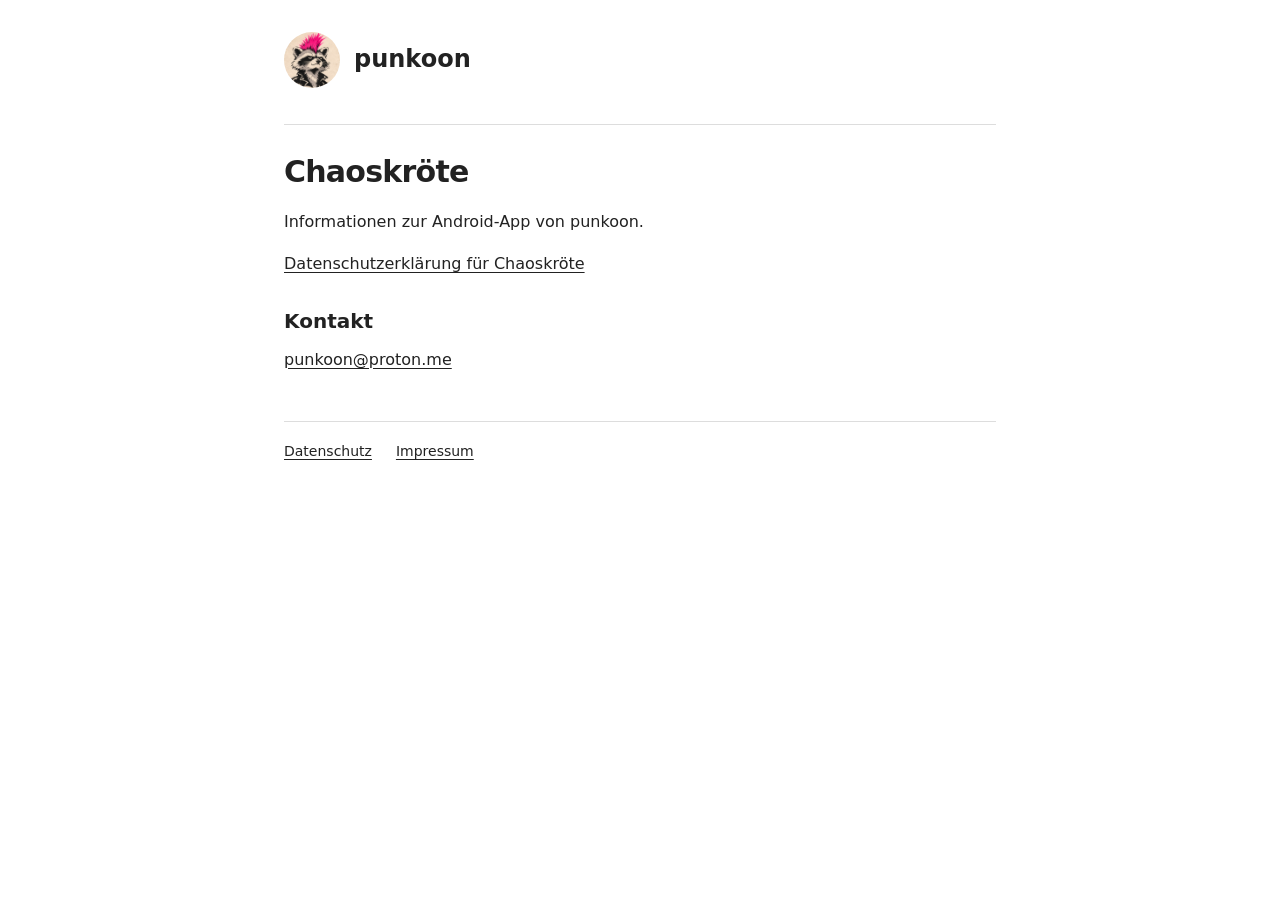
<file: index.html>
<!doctype html>
<html lang="de">
<head>
  <meta charset="utf-8">
  <meta name="viewport" content="width=device-width, initial-scale=1">
  <meta name="description" content="punkoon: Kontakt und Datenschutz für die Android-App Chaoskröte.">
  <meta name="referrer" content="no-referrer">
  <meta name="color-scheme" content="light">
  <title>punkoon · Chaoskröte</title>
  <link rel="icon" type="image/png" href="./assets/punkoon-avatar.png">
  <link rel="stylesheet" href="./styles.css">
</head>
<body>
  <a class="skip-link" href="#inhalt">Zum Inhalt</a>
  <div class="site">
    <header class="site-header">
      <a class="identity" href="./" aria-label="punkoon – Startseite">
        <img src="./assets/punkoon-avatar.png" width="56" height="56" alt="Waschbär mit pinkem Irokesenschnitt">
        <span>punkoon</span>
      </a>
    </header>
    <main id="inhalt"><div class="page">
  <h1>Chaoskröte</h1>
  <p>Informationen zur Android-App von punkoon.</p>
  <p><a href="./chaoskroete/datenschutz/">Datenschutzerklärung für Chaoskröte</a></p>
  <h2>Kontakt</h2>
  <p><a href="mailto:punkoon@proton.me">punkoon@proton.me</a></p>
</div>
</main>
    <footer>
      <a href="./chaoskroete/datenschutz/">Datenschutz</a>
      <a href="./impressum/">Impressum</a>
    </footer>
  </div>
</body>
</html>
</file>
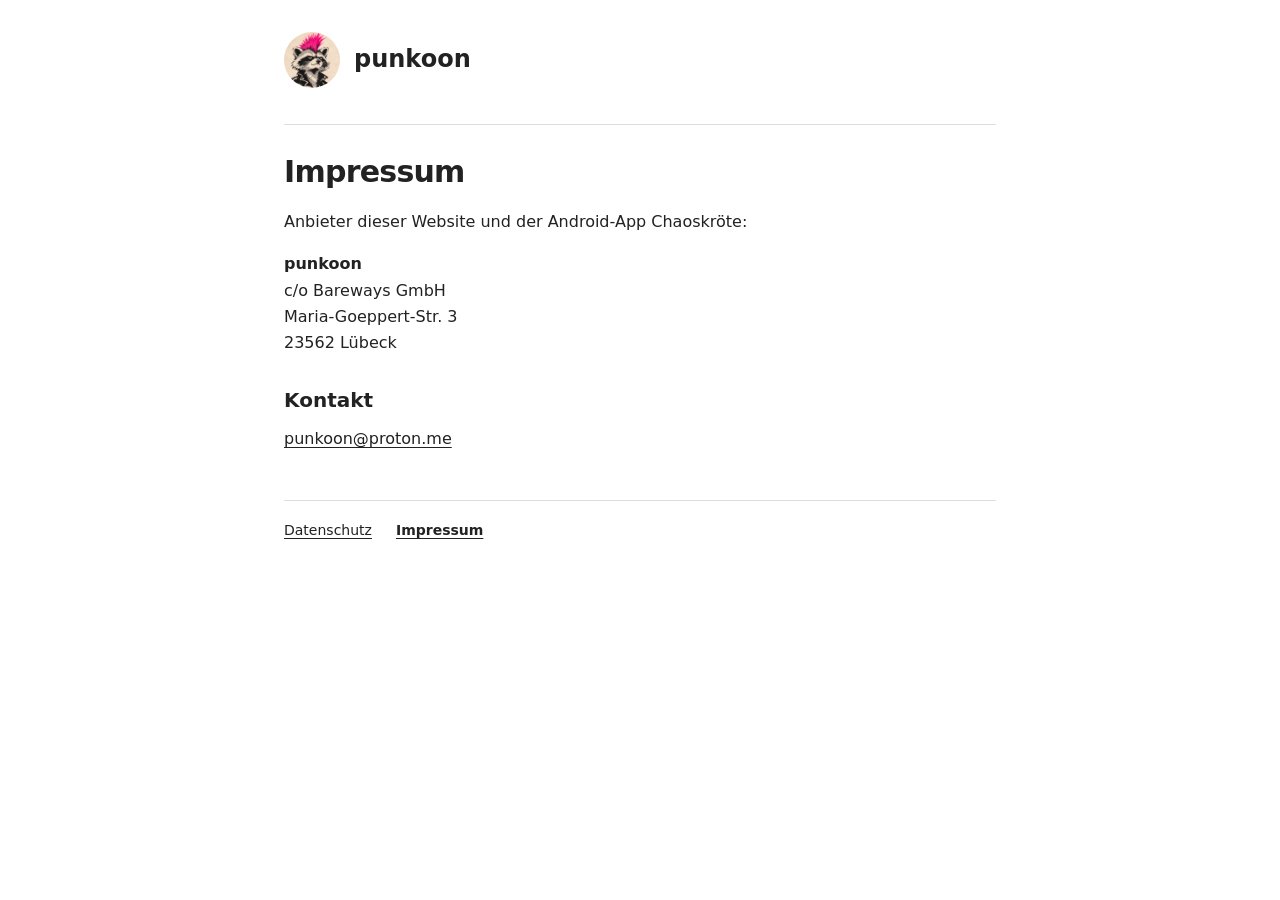
<file: impressum/index.html>
<!doctype html>
<html lang="de">
<head>
  <meta charset="utf-8">
  <meta name="viewport" content="width=device-width, initial-scale=1">
  <meta name="description" content="punkoon: Kontakt und Datenschutz für die Android-App Chaoskröte.">
  <meta name="referrer" content="no-referrer">
  <meta name="color-scheme" content="light">
  <title>Impressum · punkoon</title>
  <link rel="icon" type="image/png" href="../assets/punkoon-avatar.png">
  <link rel="stylesheet" href="../styles.css">
</head>
<body>
  <a class="skip-link" href="#inhalt">Zum Inhalt</a>
  <div class="site">
    <header class="site-header">
      <a class="identity" href="../" aria-label="punkoon – Startseite">
        <img src="../assets/punkoon-avatar.png" width="56" height="56" alt="Waschbär mit pinkem Irokesenschnitt">
        <span>punkoon</span>
      </a>
    </header>
    <main id="inhalt"><div class="page">
  <h1>Impressum</h1>
  <p>Anbieter dieser Website und der Android-App Chaoskröte:</p>
  <p><strong>punkoon</strong><br>c/o Bareways GmbH<br>Maria-Goeppert-Str. 3<br>23562 Lübeck</p>
  <h2>Kontakt</h2>
  <p><a href="mailto:punkoon@proton.me">punkoon@proton.me</a></p>
</div>
</main>
    <footer>
      <a href="../chaoskroete/datenschutz/">Datenschutz</a>
      <a href="../impressum/" aria-current="page">Impressum</a>
    </footer>
  </div>
</body>
</html>
</file>
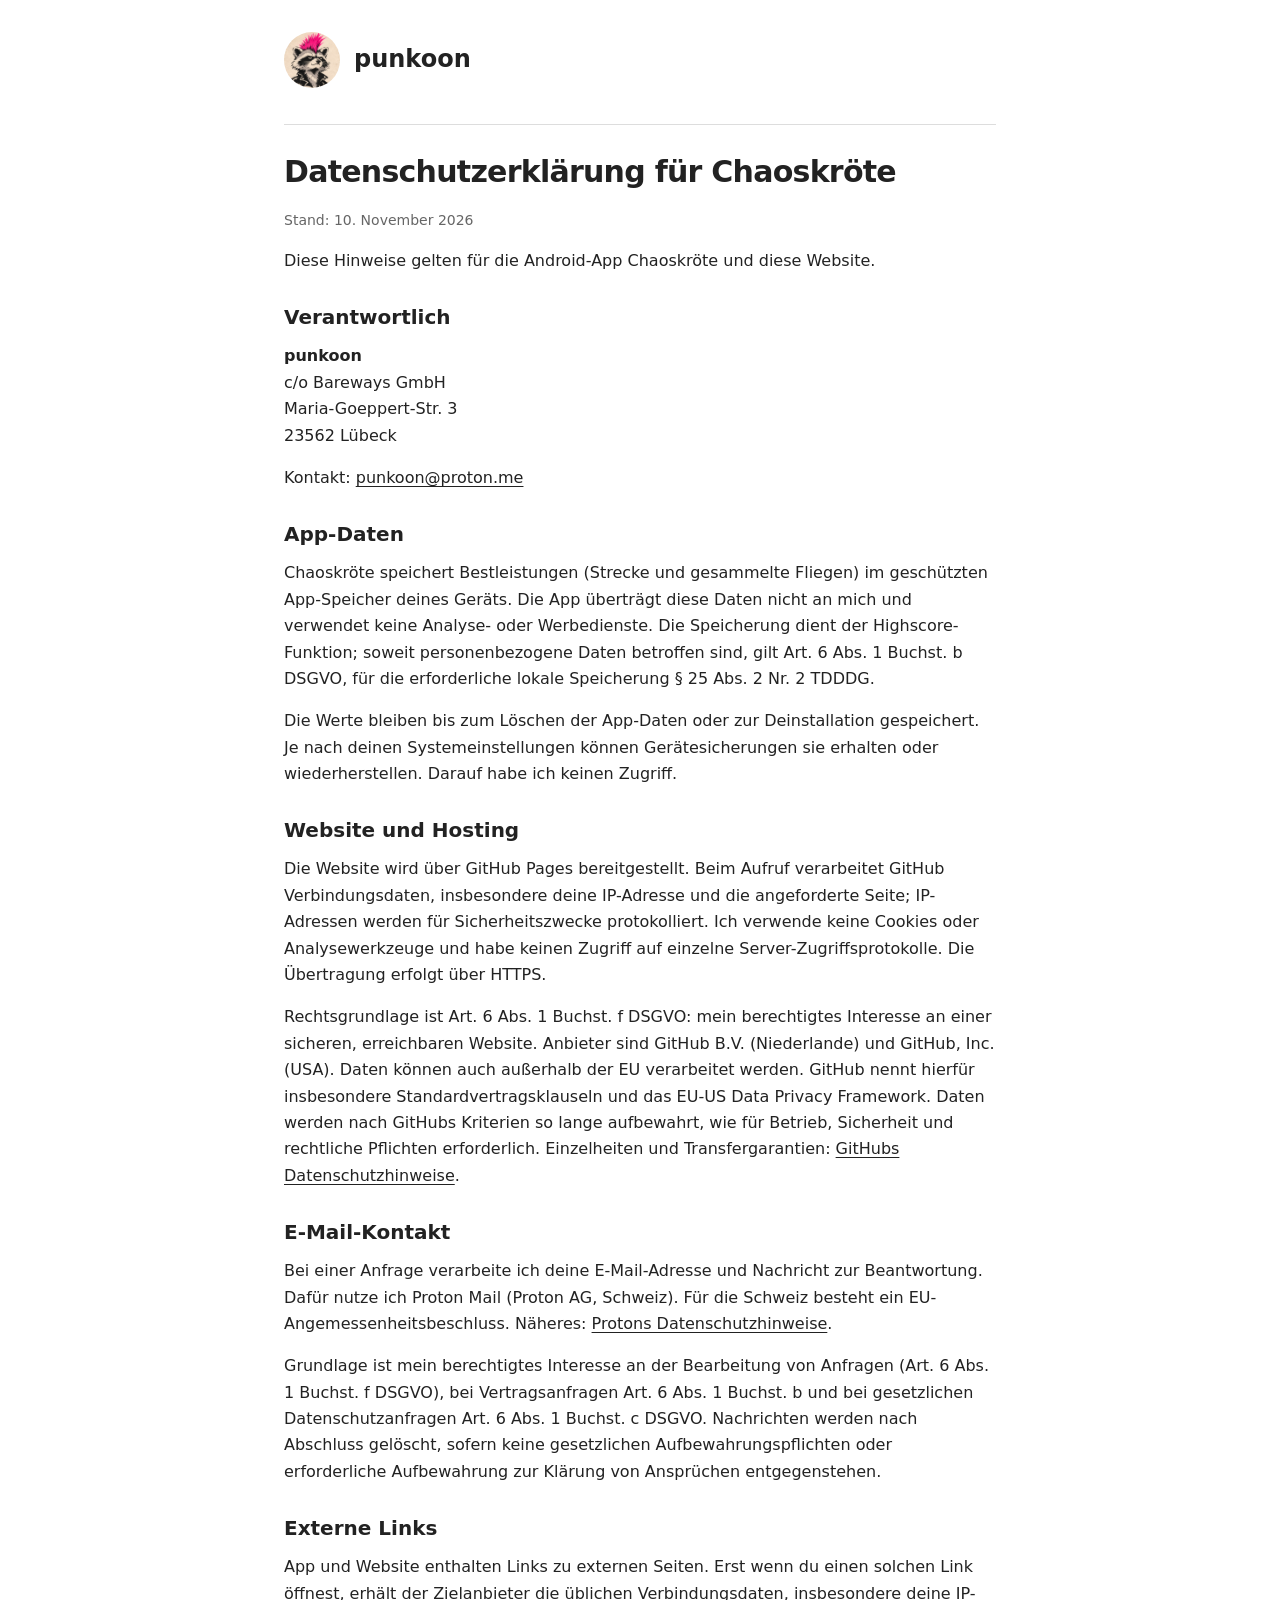
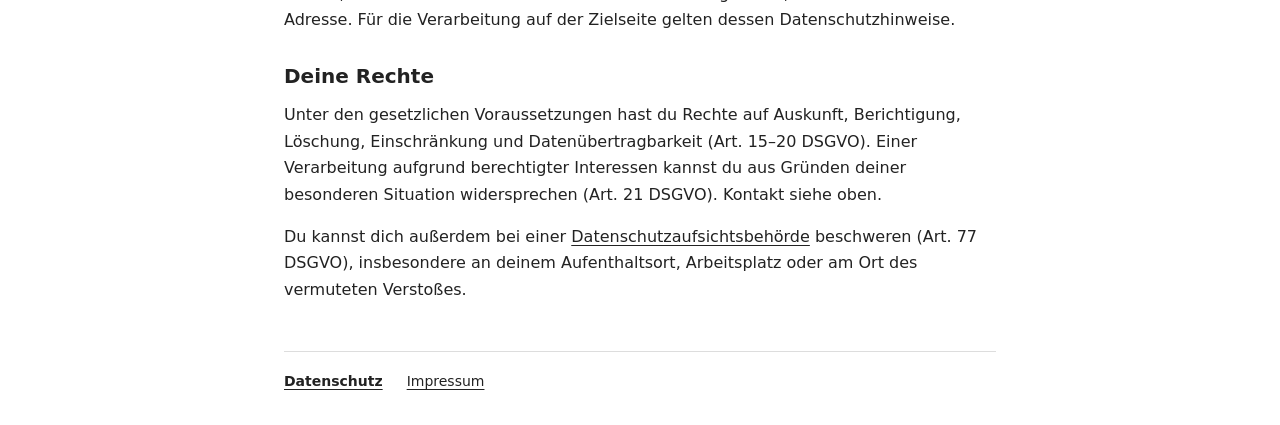
<file: chaoskroete/datenschutz/index.html>
<!doctype html>
<html lang="de">
<head>
  <meta charset="utf-8">
  <meta name="viewport" content="width=device-width, initial-scale=1">
  <meta name="description" content="punkoon: Kontakt und Datenschutz für die Android-App Chaoskröte.">
  <meta name="referrer" content="no-referrer">
  <meta name="color-scheme" content="light">
  <title>Datenschutzerklärung für Chaoskröte · punkoon</title>
  <link rel="icon" type="image/png" href="../../assets/punkoon-avatar.png">
  <link rel="stylesheet" href="../../styles.css">
</head>
<body>
  <a class="skip-link" href="#inhalt">Zum Inhalt</a>
  <div class="site">
    <header class="site-header">
      <a class="identity" href="../../" aria-label="punkoon – Startseite">
        <img src="../../assets/punkoon-avatar.png" width="56" height="56" alt="Waschbär mit pinkem Irokesenschnitt">
        <span>punkoon</span>
      </a>
    </header>
    <main id="inhalt"><article class="page">
  <h1>Datenschutzerklärung für Chaoskröte</h1>
  <p class="meta">Stand: 10. November 2026</p>
  <p>Diese Hinweise gelten für die Android-App Chaoskröte und diese Website.</p>

  <h2>Verantwortlich</h2>
  <p><strong>punkoon</strong><br>c/o Bareways GmbH<br>Maria-Goeppert-Str. 3<br>23562 Lübeck</p>
  <p>Kontakt: <a href="mailto:punkoon@proton.me">punkoon@proton.me</a></p>

  <h2>App-Daten</h2>
  <p>Chaoskröte speichert Bestleistungen (Strecke und gesammelte Fliegen) im geschützten App-Speicher deines Geräts. Die App überträgt diese Daten nicht an mich und verwendet keine Analyse- oder Werbedienste. Die Speicherung dient der Highscore-Funktion; soweit personenbezogene Daten betroffen sind, gilt Art. 6 Abs. 1 Buchst. b DSGVO, für die erforderliche lokale Speicherung § 25 Abs. 2 Nr. 2 TDDDG.</p>
  <p>Die Werte bleiben bis zum Löschen der App-Daten oder zur Deinstallation gespeichert. Je nach deinen Systemeinstellungen können Gerätesicherungen sie erhalten oder wiederherstellen. Darauf habe ich keinen Zugriff.</p>

  <h2>Website und Hosting</h2>
  <p>Die Website wird über GitHub Pages bereitgestellt. Beim Aufruf verarbeitet GitHub Verbindungsdaten, insbesondere deine IP-Adresse und die angeforderte Seite; IP-Adressen werden für Sicherheitszwecke protokolliert. Ich verwende keine Cookies oder Analysewerkzeuge und habe keinen Zugriff auf einzelne Server-Zugriffsprotokolle. Die Übertragung erfolgt über HTTPS.</p>
  <p>Rechtsgrundlage ist Art. 6 Abs. 1 Buchst. f DSGVO: mein berechtigtes Interesse an einer sicheren, erreichbaren Website. Anbieter sind GitHub B.V. (Niederlande) und GitHub, Inc. (USA). Daten können auch außerhalb der EU verarbeitet werden. GitHub nennt hierfür insbesondere Standardvertragsklauseln und das EU-US Data Privacy Framework. Daten werden nach GitHubs Kriterien so lange aufbewahrt, wie für Betrieb, Sicherheit und rechtliche Pflichten erforderlich. Einzelheiten und Transfergarantien: <a href="https://docs.github.com/en/site-policy/privacy-policies/github-general-privacy-statement" rel="noreferrer">GitHubs Datenschutzhinweise</a>.</p>

  <h2>E-Mail-Kontakt</h2>
  <p>Bei einer Anfrage verarbeite ich deine E-Mail-Adresse und Nachricht zur Beantwortung. Dafür nutze ich Proton Mail (Proton AG, Schweiz). Für die Schweiz besteht ein EU-Angemessenheitsbeschluss. Näheres: <a href="https://proton.me/legal/privacy" rel="noreferrer">Protons Datenschutzhinweise</a>.</p>
  <p>Grundlage ist mein berechtigtes Interesse an der Bearbeitung von Anfragen (Art. 6 Abs. 1 Buchst. f DSGVO), bei Vertragsanfragen Art. 6 Abs. 1 Buchst. b und bei gesetzlichen Datenschutzanfragen Art. 6 Abs. 1 Buchst. c DSGVO. Nachrichten werden nach Abschluss gelöscht, sofern keine gesetzlichen Aufbewahrungspflichten oder erforderliche Aufbewahrung zur Klärung von Ansprüchen entgegenstehen.</p>

  <h2>Externe Links</h2>
  <p>App und Website enthalten Links zu externen Seiten. Erst wenn du einen solchen Link öffnest, erhält der Zielanbieter die üblichen Verbindungsdaten, insbesondere deine IP-Adresse. Für die Verarbeitung auf der Zielseite gelten dessen Datenschutzhinweise.</p>

  <h2>Deine Rechte</h2>
  <p>Unter den gesetzlichen Voraussetzungen hast du Rechte auf Auskunft, Berichtigung, Löschung, Einschränkung und Datenübertragbarkeit (Art. 15–20 DSGVO). Einer Verarbeitung aufgrund berechtigter Interessen kannst du aus Gründen deiner besonderen Situation widersprechen (Art. 21 DSGVO). Kontakt siehe oben.</p>
  <p>Du kannst dich außerdem bei einer <a href="https://www.datenschutzkonferenz-online.de/datenschutzaufsichtsbehoerden.html" rel="noreferrer">Datenschutzaufsichtsbehörde</a> beschweren (Art. 77 DSGVO), insbesondere an deinem Aufenthaltsort, Arbeitsplatz oder am Ort des vermuteten Verstoßes.</p>
</article>
</main>
    <footer>
      <a href="../../chaoskroete/datenschutz/" aria-current="page">Datenschutz</a>
      <a href="../../impressum/">Impressum</a>
    </footer>
  </div>
</body>
</html>
</file>
<file: styles.css>
:root {
  font-family: system-ui, -apple-system, BlinkMacSystemFont, "Segoe UI", sans-serif;
  color: #222;
  background: #fff;
  font-size: 16px;
  line-height: 1.65;
  color-scheme: light;
}
* { box-sizing: border-box; }
body { margin: 0; }
a { color: #222; text-underline-offset: 3px; }
a:hover { text-decoration-thickness: 2px; }
a:focus-visible { outline: 2px solid #222; outline-offset: 4px; }
.site { max-width: 760px; margin: 0 auto; padding: 32px 24px; }
.site-header { padding-bottom: 28px; border-bottom: 1px solid #ddd; }
.identity { display: inline-flex; align-items: center; gap: 14px; text-decoration: none; }
.identity img { width: 56px; height: 56px; border-radius: 50%; object-fit: cover; }
.identity span { font-size: 24px; font-weight: 700; }
.page { padding-block: 28px 32px; overflow-wrap: anywhere; }
h1 { margin: 0 0 18px; font-size: 30px; line-height: 1.25; letter-spacing: -.025em; }
h2 { margin: 30px 0 12px; font-size: 20px; line-height: 1.35; }
p { margin: 0 0 16px; }
.meta { color: #666; font-size: 14px; }
footer { display: flex; gap: 24px; padding-top: 18px; border-top: 1px solid #ddd; font-size: 14px; }
footer a[aria-current] { font-weight: 700; }
.skip-link { position: absolute; left: 12px; top: -100px; padding: 8px; background: #fff; }
.skip-link:focus { top: 8px; }
@media (max-width: 480px) {
  .site { padding: 24px 20px; }
  h1 { font-size: 26px; }
}
@media print {
  .site-header, footer, .skip-link { display: none; }
  .site { max-width: none; padding: 0; }
  .page { padding: 0; }
  h2 { break-after: avoid; }
}
</file>
